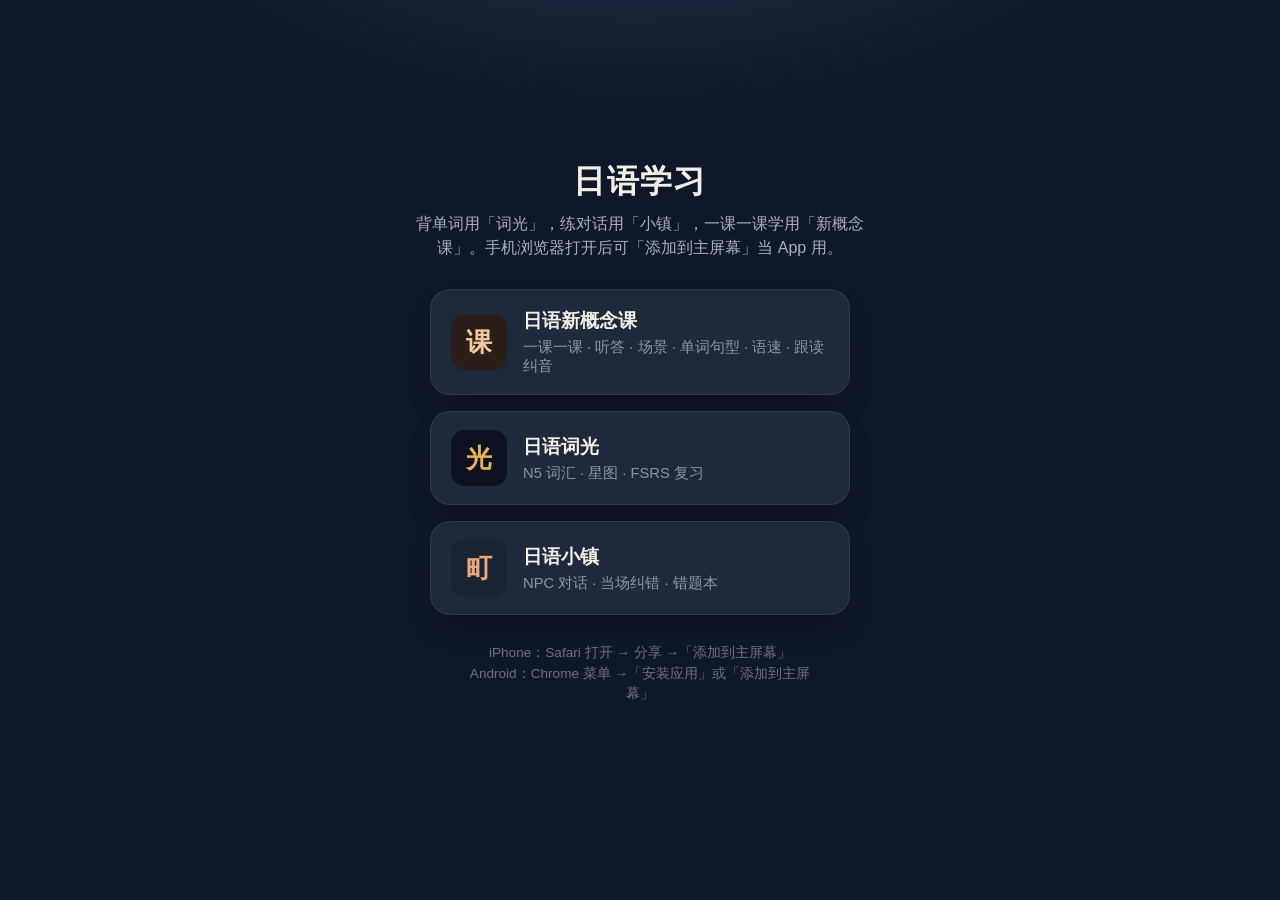
<file: index.html>
<!doctype html>
<html lang="zh-CN">
<head>
  <meta charset="UTF-8" />
  <meta name="viewport" content="width=device-width, initial-scale=1, viewport-fit=cover" />
  <meta name="theme-color" content="#0f172a" />
  <meta name="apple-mobile-web-app-capable" content="yes" />
  <meta name="apple-mobile-web-app-title" content="日语学习" />
  <title>日语学习 · 词光 &amp; 小镇 &amp; 新概念课</title>
  <style>
    :root { color-scheme: dark; }
    * { box-sizing: border-box; }
    html, body { margin: 0; min-height: 100%; }
    body {
      font-family: -apple-system, BlinkMacSystemFont, "PingFang SC", "Hiragino Sans GB", "Segoe UI", "Noto Sans SC", sans-serif;
      background: radial-gradient(900px 480px at 50% -20%, #2a3a55, #0f172a 60%);
      color: #f4efe6;
      padding: max(24px, env(safe-area-inset-top)) max(20px, env(safe-area-inset-right)) max(32px, env(safe-area-inset-bottom)) max(20px, env(safe-area-inset-left));
      display: flex; flex-direction: column; align-items: center; justify-content: center;
      min-height: 100dvh;
    }
    h1 { font-size: clamp(1.6rem, 5vw, 2rem); margin: 0 0 8px; letter-spacing: 0.04em; }
    p { color: #a8b0c0; margin: 0 0 28px; text-align: center; max-width: 28em; line-height: 1.55; }
    .cards { display: flex; flex-direction: column; gap: 16px; width: min(420px, 100%); }
    a.card {
      display: flex; align-items: center; gap: 16px;
      min-height: 88px; padding: 18px 20px;
      border-radius: 20px; text-decoration: none; color: inherit;
      background: #1e293b; border: 1px solid rgba(255,255,255,0.08);
      box-shadow: 0 16px 40px -24px rgba(0,0,0,0.7);
      -webkit-tap-highlight-color: transparent;
    }
    a.card:active { transform: scale(0.98); }
    .mark {
      width: 56px; height: 56px; border-radius: 14px;
      display: grid; place-items: center; font-size: 1.6rem; font-weight: 700; flex-shrink: 0;
    }
    .atlas .mark { background: #0D1120; color: #E8B65A; }
    .town .mark { background: #1a2332; color: #e8a87c; }
    .lessons .mark { background: #2a1f18; color: #f0c9a0; }
    .meta b { display: block; font-size: 1.2rem; margin-bottom: 4px; }
    .meta span { color: #8a95a8; font-size: 0.92rem; }
    .hint { margin-top: 28px; font-size: 0.85rem; color: #6b7280; text-align: center; line-height: 1.5; max-width: 26em; }
  </style>
</head>
<body>
  <h1>日语学习</h1>
  <p>背单词用「词光」，练对话用「小镇」，一课一课学用「新概念课」。手机浏览器打开后可「添加到主屏幕」当 App 用。</p>
  <div class="cards">
    <a class="card lessons" href="./lessons/">
      <span class="mark">课</span>
      <span class="meta"><b>日语新概念课</b><span>一课一课 · 听答 · 场景 · 单词句型 · 语速 · 跟读纠音</span></span>
    </a>
    <a class="card atlas" href="./atlas/">
      <span class="mark">光</span>
      <span class="meta"><b>日语词光</b><span>N5 词汇 · 星图 · FSRS 复习</span></span>
    </a>
    <a class="card town" href="./town/">
      <span class="mark">町</span>
      <span class="meta"><b>日语小镇</b><span>NPC 对话 · 当场纠错 · 错题本</span></span>
    </a>
  </div>
  <p class="hint">iPhone：Safari 打开 → 分享 →「添加到主屏幕」<br/>Android：Chrome 菜单 →「安装应用」或「添加到主屏幕」</p>
</body>
</html>
</file>
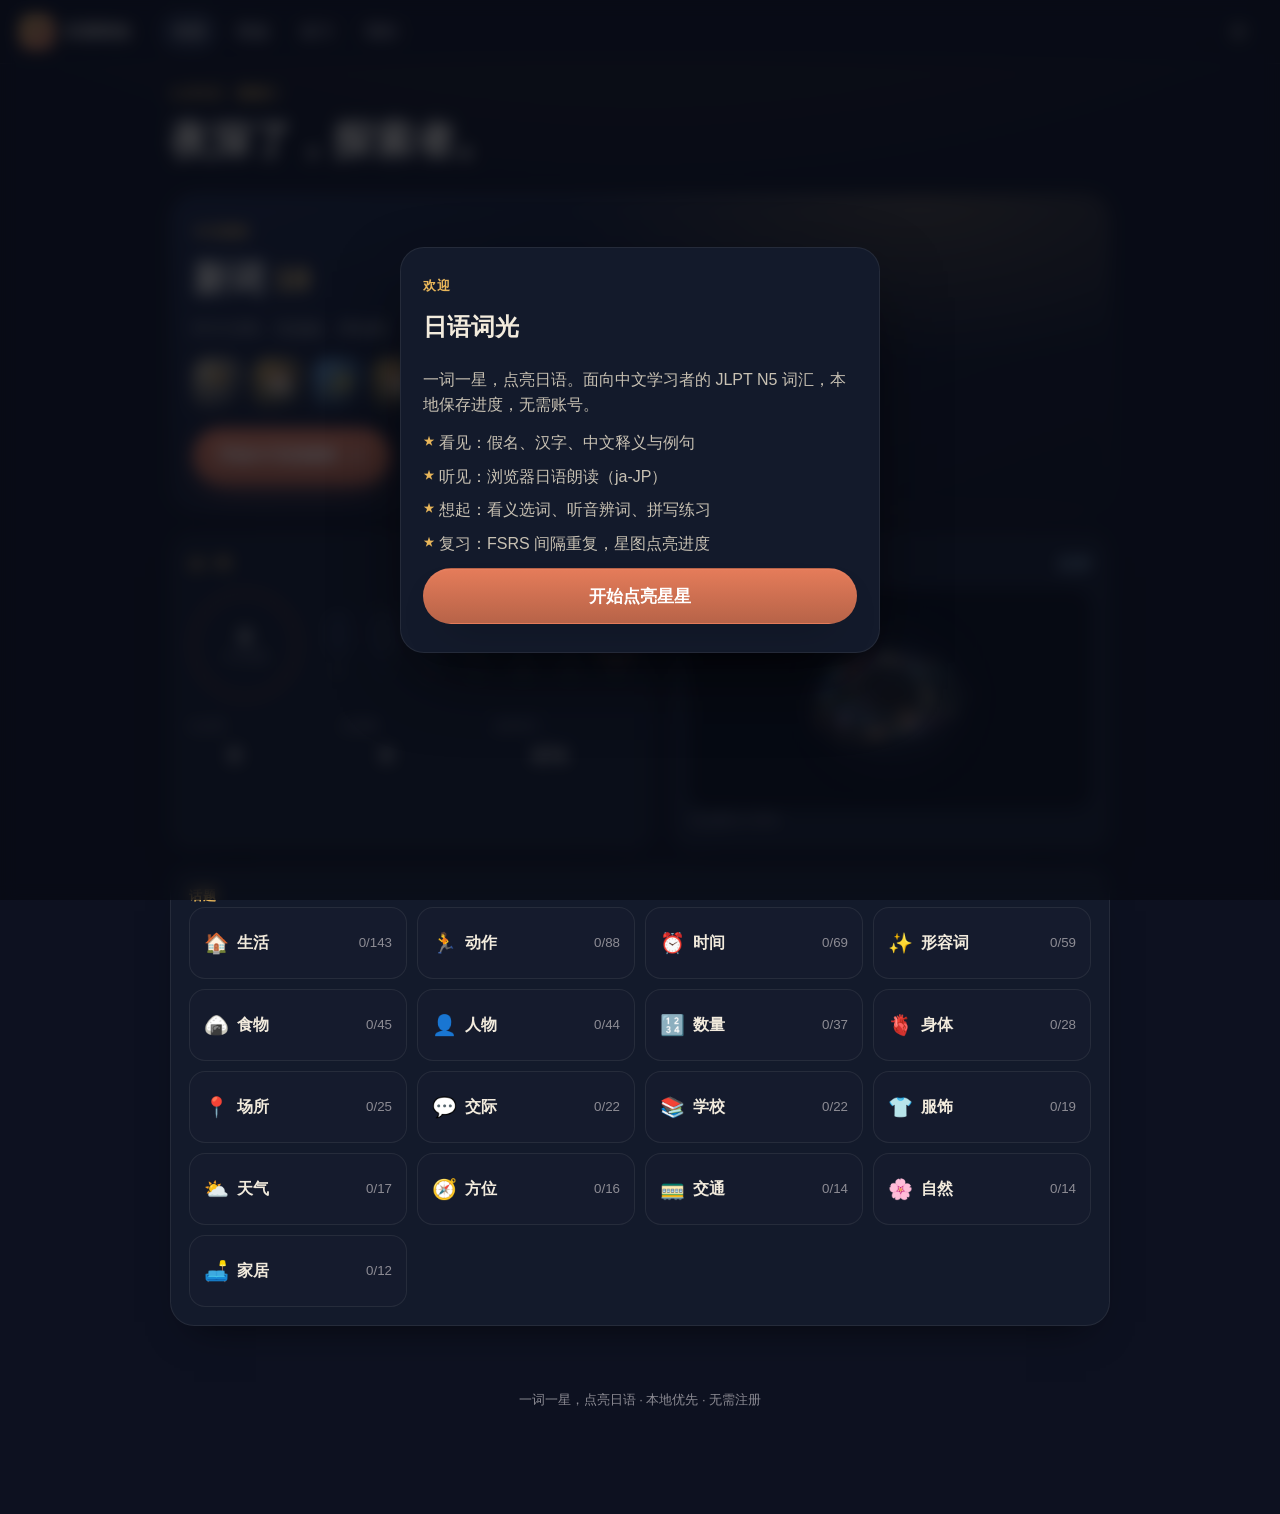
<file: atlas/index.html>
<!doctype html>
<html lang="zh-CN">
  <head>
    <meta charset="UTF-8" />
    <meta name="viewport" content="width=device-width, initial-scale=1, viewport-fit=cover, maximum-scale=1" />
    <meta name="theme-color" content="#0D1120" />
    <meta name="apple-mobile-web-app-capable" content="yes" />
    <meta name="apple-mobile-web-app-status-bar-style" content="black-translucent" />
    <meta name="apple-mobile-web-app-title" content="日语词光" />
    <meta name="mobile-web-app-capable" content="yes" />
    <title>日语词光 · 一词一星，点亮日语</title>
    <meta name="description" content="面向中文学习者的 JLPT N5 日语词汇图鉴。假名、中文释义、例句、词汇星图与 FSRS 复习。本地优先，无需注册。" />
    <link rel="manifest" href="./manifest.webmanifest" />
    <link rel="apple-touch-icon" href="./apple-touch-icon.png" />
    <link rel="icon" type="image/png" sizes="192x192" href="./icon-192.png" />
    <link rel="icon" href="data:image/svg+xml,%3Csvg xmlns='http://www.w3.org/2000/svg' viewBox='0 0 64 64'%3E%3Crect width='64' height='64' rx='14' fill='%230D1120'/%3E%3Ctext x='32' y='42' text-anchor='middle' font-size='32' fill='%23E8B65A'%3E光%3C/text%3E%3C/svg%3E" />
    <script>
      (function () {
        var t = "dark";
        try {
          var s = JSON.parse(localStorage.getItem("jp-word-atlas:settings") || "{}");
          if (s.theme) t = s.theme;
        } catch (e) {}
        if (t !== "system") document.documentElement.setAttribute("data-theme", t);
      })();
    </script>
    <script type="module" crossorigin src="./assets/index-CXu0dN6U.js"></script>
    <link rel="stylesheet" crossorigin href="./assets/index-DmWXXBXO.css">
  </head>
  <body>
    <div id="root"></div>
  </body>
</html>
</file>
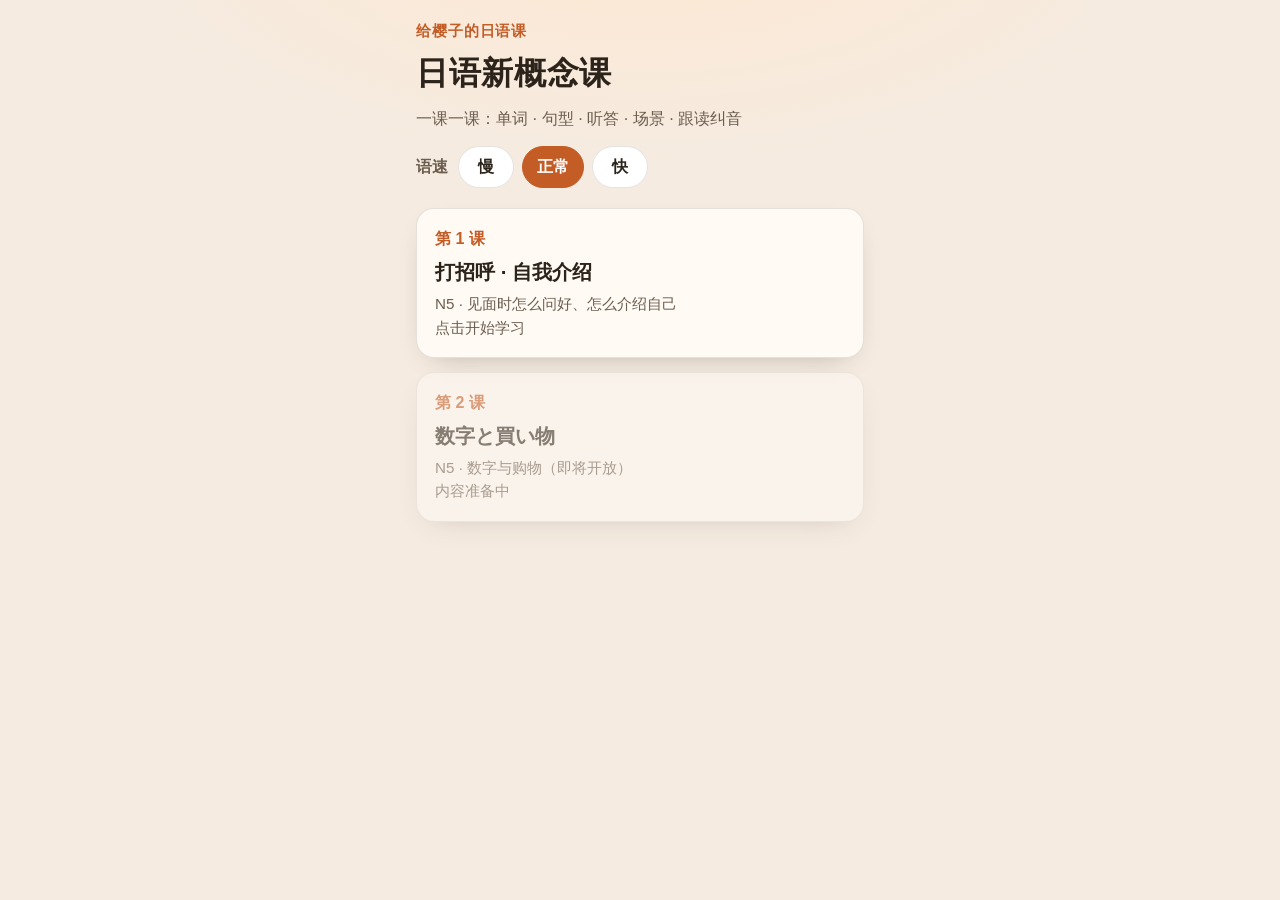
<file: lessons/index.html>
<!doctype html>
<html lang="zh-CN">
  <head>
    <meta charset="UTF-8" />
    <meta name="viewport" content="width=device-width, initial-scale=1.0, viewport-fit=cover, maximum-scale=1" />
    <meta name="theme-color" content="#f5ebe0" />
    <meta name="apple-mobile-web-app-capable" content="yes" />
    <meta name="apple-mobile-web-app-status-bar-style" content="default" />
    <meta name="apple-mobile-web-app-title" content="日语新概念课" />
    <meta name="mobile-web-app-capable" content="yes" />
    <meta name="description" content="一课一课学日语：单词、句型、听答、场景对话、跟读纠音。语速可调。" />
    <link rel="manifest" href="./manifest.webmanifest" />
    <title>日语新概念课</title>
    <link rel="icon" href="data:image/svg+xml,<svg xmlns='http://www.w3.org/2000/svg' viewBox='0 0 100 100'><text y='.9em' font-size='90'>📖</text></svg>" />
    <script type="module" crossorigin src="./assets/index-Bsv0ZW46.js"></script>
    <link rel="stylesheet" crossorigin href="./assets/index-D4_HoyDY.css">
  </head>
  <body>
    <div id="root"></div>
  </body>
</html>
</file>
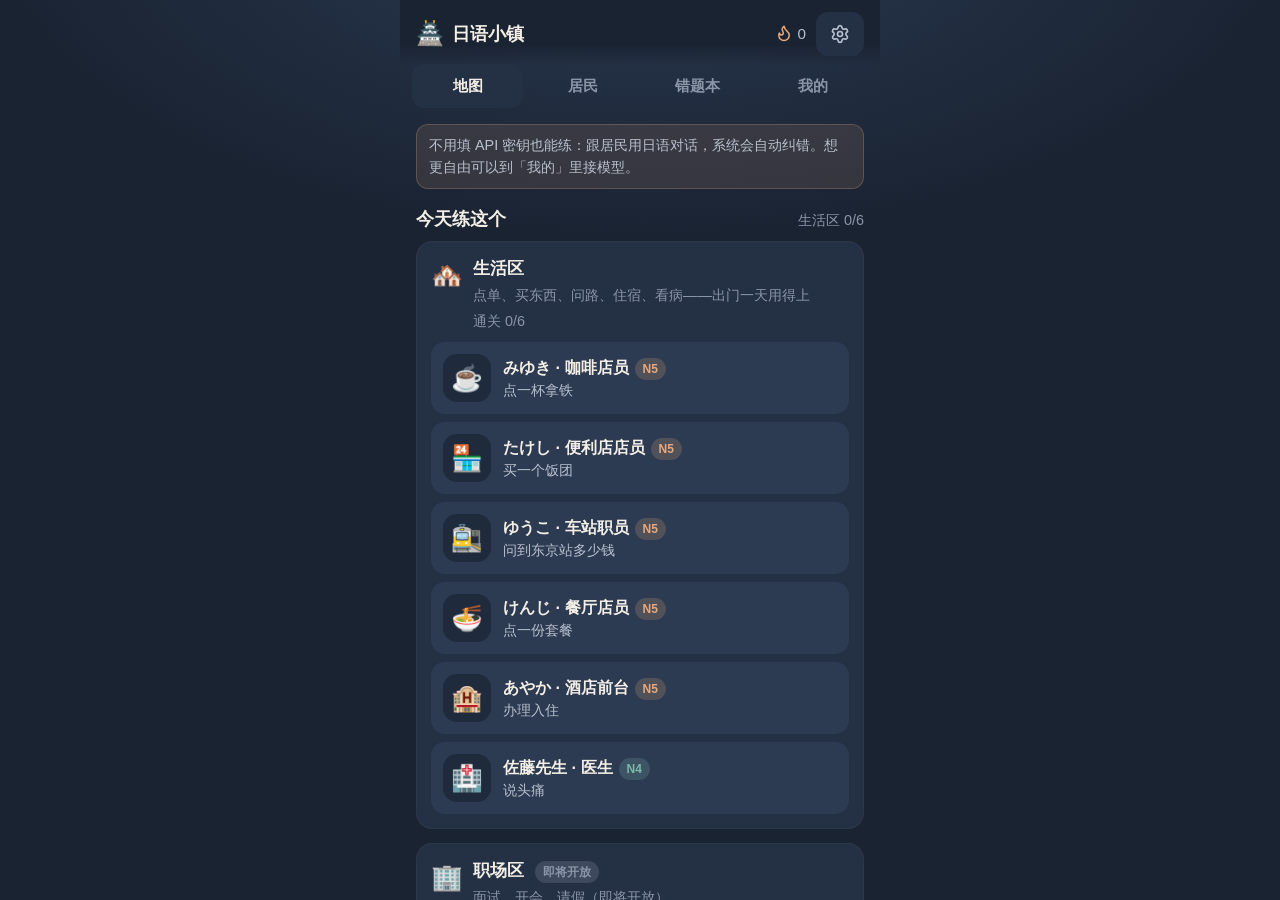
<file: town/index.html>
<!doctype html>
<html lang="zh-CN">
  <head>
    <meta charset="UTF-8" />
    <meta name="viewport" content="width=device-width, initial-scale=1.0, viewport-fit=cover, maximum-scale=1" />
    <meta name="theme-color" content="#1a2332" />
    <meta name="apple-mobile-web-app-capable" content="yes" />
    <meta name="apple-mobile-web-app-status-bar-style" content="black-translucent" />
    <meta name="apple-mobile-web-app-title" content="日语小镇" />
    <meta name="mobile-web-app-capable" content="yes" />
    <title>日语小镇 · Japanese Town</title>
    <meta name="description" content="与 NPC 用日语对话，当场纠错，错题本复习。生活区场景，本地可练。" />
    <link rel="manifest" href="./manifest.webmanifest" />
    <link rel="apple-touch-icon" href="./apple-touch-icon.png" />
    <link rel="icon" type="image/png" sizes="192x192" href="./icon-192.png" />
    <link rel="icon" href="data:image/svg+xml,<svg xmlns='http://www.w3.org/2000/svg' viewBox='0 0 100 100'><text y='.9em' font-size='90'>🏯</text></svg>" />
    <script type="module" crossorigin src="./assets/index-BFqMbqhH.js"></script>
    <link rel="stylesheet" crossorigin href="./assets/index-DzWBV28t.css">
  </head>
  <body>
    <div id="root"></div>
  </body>
</html>
</file>
<file: atlas/assets/index-DmWXXBXO.css>
:root{--paper:#f6f1e7;--paper-2:#eee7d9;--paper-3:#e4dac8;--card:#fffdf8;--card-2:#faf5ec;--ink:#1a2035;--ink-2:#434b65;--ink-3:#7a7d8a;--ink-4:#aba79f;--line:#1a20351a;--line-strong:#1a203526;--terra:#c4573a;--terra-ink:#a8432a;--terra-soft:#f5ddd1;--ochre:#cb922c;--ochre-soft:#f7e7c4;--sage:#6a8c63;--sky:#5f88a8;--glow:#ffc86e42;--mark:#d39a2f52;--shadow:0 1px 0 #ffffffb3 inset, 0 18px 40px -24px #1e264047;--shadow-lg:0 30px 80px -30px #141a2e73;--serif:"Songti SC", "STSong", "Noto Serif SC", "Source Han Serif SC", Georgia, serif;--sans:-apple-system, BlinkMacSystemFont, "PingFang SC", "Hiragino Sans GB", "Segoe UI", "Microsoft YaHei", "Noto Sans SC", Roboto, sans-serif;--r-sm:10px;--r:16px;--r-lg:24px;--ease:cubic-bezier(.2, .8, .2, 1);--top:64px;--tab:72px;--gutter:20px;--lightningcss-light:initial;--lightningcss-dark: ;color-scheme:light}@media (prefers-color-scheme:dark){:root:not([data-theme=light]){--lightningcss-light: ;--lightningcss-dark:initial;--lightningcss-light: ;--lightningcss-dark:initial;color-scheme:dark;--paper:#0d1120;--paper-2:#151b2d;--paper-3:#1e263b;--card:#131a2b;--card-2:#19213a;--ink:#f2ebdd;--ink-2:#c8c1b3;--ink-3:#8d8c94;--ink-4:#5f6372;--line:#f2ebdd14;--line-strong:#f2ebdd24;--terra:#e57c5a;--terra-ink:#f29a7b;--terra-soft:#e57c5a29;--ochre:#e8b65a;--ochre-soft:#e8b65a26;--sage:#97b88e;--sky:#8fb2cc;--glow:#e8b65a24;--mark:#e8b65a47;--shadow:0 1px 0 #ffffff0a inset, 0 20px 40px -24px #000000b3;--shadow-lg:0 30px 80px -20px #000000bf}}:root[data-theme=dark]{--paper:#0d1120;--paper-2:#151b2d;--paper-3:#1e263b;--card:#131a2b;--card-2:#19213a;--ink:#f2ebdd;--ink-2:#c8c1b3;--ink-3:#8d8c94;--ink-4:#5f6372;--line:#f2ebdd14;--line-strong:#f2ebdd24;--terra:#e57c5a;--terra-ink:#f29a7b;--terra-soft:#e57c5a29;--ochre:#e8b65a;--ochre-soft:#e8b65a26;--sage:#97b88e;--sky:#8fb2cc;--glow:#e8b65a24;--mark:#e8b65a47;--shadow:0 1px 0 #ffffff0a inset, 0 20px 40px -24px #000000b3;--shadow-lg:0 30px 80px -20px #000000bf;--lightningcss-light: ;--lightningcss-dark:initial;color-scheme:dark}*,:before,:after{box-sizing:border-box}html{-webkit-text-size-adjust:100%}html.is-locked{overflow:hidden}body{background:radial-gradient(1200px 560px at 50% -220px, var(--glow), transparent 72%) no-repeat, var(--paper);min-height:100dvh;color:var(--ink);font:400 16px/1.6 var(--sans);-webkit-font-smoothing:antialiased;margin:0}#root{z-index:1;position:relative}button,input,select,textarea{font:inherit;color:inherit}button{cursor:pointer;-webkit-tap-highlight-color:transparent;background:0 0;border:0;padding:0}button:disabled{cursor:default;opacity:.45}a{color:inherit;text-decoration:none}:focus-visible{outline:2px solid var(--terra);outline-offset:3px;border-radius:8px}::selection{background:var(--mark)}h1,h2,h3,p{margin:0}ul,ol,dl{margin:0;padding:0;list-style:none}.app{min-height:100dvh;padding-bottom:calc(var(--tab) + env(safe-area-inset-bottom))}.app.is-focus{padding-bottom:0}.topbar{z-index:40;height:var(--top);padding:0 var(--gutter);-webkit-backdrop-filter:blur(14px);backdrop-filter:blur(14px);background:color-mix(in srgb, var(--paper) 82%, transparent);border-bottom:1px solid var(--line);align-items:center;gap:16px;display:flex;position:sticky;top:0}.topbar-logo{align-items:center;gap:10px;font-weight:700;display:flex}.logo-mark{background:linear-gradient(145deg, var(--ochre), var(--terra));color:#1a2035;width:34px;height:34px;font-family:var(--serif);border-radius:10px;place-items:center;display:grid}.logo-text{letter-spacing:.04em}.topnav{gap:4px;margin-left:12px;display:none}.topnav a{color:var(--ink-3);border-radius:999px;padding:8px 14px;font-weight:600}.topnav a.is-on{background:var(--paper-3);color:var(--ink)}.topbar-tools{gap:8px;margin-left:auto;display:flex}.main{width:min(980px,100%);padding:20px var(--gutter) 40px;margin:0 auto}.footer{text-align:center;color:var(--ink-3);padding:24px;font-size:13px;display:none}.tabbar{z-index:40;height:calc(var(--tab) + env(safe-area-inset-bottom));padding:8px 12px env(safe-area-inset-bottom);background:color-mix(in srgb, var(--paper) 90%, transparent);-webkit-backdrop-filter:blur(16px);backdrop-filter:blur(16px);border-top:1px solid var(--line);grid-template-columns:repeat(4,1fr);display:grid;position:fixed;bottom:0;left:0;right:0}.tabbar a{color:var(--ink-3);border-radius:14px;flex-direction:column;justify-content:center;align-items:center;gap:2px;min-height:52px;font-size:12px;font-weight:600;display:flex}.tabbar a.is-on{color:var(--terra-ink);background:var(--terra-soft)}.page{gap:20px;display:grid}.greet .eyebrow,.eyebrow{color:var(--ochre);letter-spacing:.08em;text-transform:none;font-size:13px;font-weight:700}.display{font-family:var(--serif);letter-spacing:.02em;margin-top:4px;font-size:clamp(28px,6vw,40px);font-weight:600}.lede{color:var(--ink-2);max-width:36em;margin-top:8px}.muted{color:var(--ink-3);font-size:14px}.center{text-align:center}.btn{border:1px solid var(--line-strong);background:var(--card);min-height:48px;box-shadow:var(--shadow);border-radius:999px;justify-content:center;align-items:center;gap:8px;padding:0 18px;font-weight:700;display:inline-flex}.btn-primary{background:linear-gradient(180deg, var(--terra), color-mix(in srgb, var(--terra) 80%, #000));color:#fff;border-color:#0000}.btn-xl{min-height:56px;padding:0 24px;font-size:17px}.btn-glass{background:color-mix(in srgb, var(--card) 70%, transparent)}.btn.danger{color:#e57373}.icon-btn{width:44px;height:44px;color:var(--ink-2);background:0 0;border-radius:12px;place-items:center;display:grid}.icon-btn.is-on{color:var(--ochre);background:var(--ochre-soft)}.link{color:var(--sky);background:0 0;border:0;font-weight:600}.panel{background:var(--card);border:1px solid var(--line);border-radius:var(--r-lg);box-shadow:var(--shadow);padding:18px}.panel-head{justify-content:space-between;align-items:center;margin-bottom:12px;display:flex}.journey{color:#f2ebdd;background:radial-gradient(600px 280px at 80% 0,#e8b65a38,#0000 60%),linear-gradient(160deg,#1a2440,#12182a 55%,#0d1120);border:1px solid #ffffff0f;border-radius:28px;padding:28px 22px;position:relative;overflow:hidden}.journey .eyebrow-light{color:#e8b65a}.journey h2{font-family:var(--serif);margin:8px 0;font-size:clamp(26px,5vw,36px)}.journey h2 b{color:#ffd27a}.journey-lede{color:#f2ebddbf}.journey-actions{flex-wrap:wrap;gap:10px;margin-top:18px;display:flex}.journey .btn-primary{box-shadow:0 10px 30px -12px #e57c5acc}.journey .btn-glass{color:#f2ebdd;background:#ffffff14;border-color:#ffffff1f}.teaser{color:#f2ebddb3;flex-wrap:wrap;align-items:center;gap:8px;margin-top:16px;font-size:13px;display:flex}.teaser-item{border-radius:14px;width:52px;height:52px;overflow:hidden}.today-grid{gap:16px;display:grid}.streak{color:var(--ink-3);align-items:center;gap:6px;font-weight:700;display:inline-flex}.streak.is-on{color:var(--terra)}.streak-body{align-items:center;gap:18px;display:flex}.week{flex:1;justify-content:space-between;gap:8px;display:flex}.week li{color:var(--ink-3);flex:1;justify-items:center;gap:6px;font-size:12px;display:grid}.week span{background:linear-gradient(180deg, transparent calc(100% - var(--h,0) * 100%), var(--ochre));background-color:var(--paper-3);border-radius:999px;width:100%;max-width:28px;height:48px;display:block}.week .is-on small{color:var(--ink);font-weight:700}.week .is-today span{outline:2px solid var(--terra);outline-offset:2px}.mini-stats{grid-template-columns:repeat(3,1fr);gap:10px;margin-top:16px;display:grid}.mini-stats dt{color:var(--ink-3);font-size:12px}.mini-stats dd{font-size:22px;font-weight:700;font-family:var(--serif)}.ring{color:var(--terra);position:relative}.ring svg{display:block}.ring-label{text-align:center;color:var(--ink);place-content:center;display:grid;position:absolute;inset:0}.ring-label b{font-size:22px;line-height:1}.ring-label small{color:var(--ink-3);font-size:11px}.topic-grid{grid-template-columns:repeat(2,1fr);gap:10px;display:grid}.topic-grid button,.practice-card{text-align:left;background:var(--paper-2);border:1px solid var(--line);border-radius:16px;width:100%;min-height:72px;padding:14px}.topic-grid button{grid-template-columns:auto 1fr auto;align-items:center;gap:8px;display:grid}.topic-emoji{font-size:20px}.topic-name{font-weight:700}.topic-grid small{color:var(--ink-3)}.galaxy{background:#070b16;border-radius:20px;width:100%;height:360px;position:relative;overflow:hidden}.galaxy.mini,.galaxy-mini{height:220px}.galaxy canvas{touch-action:none;cursor:grab;width:100%;height:100%;display:block}.galaxy-tip{pointer-events:none;color:#f2ebdd;text-align:center;background:#131a2beb;border:1px solid #ffffff1a;border-radius:12px;gap:2px;min-width:120px;padding:8px 10px;font-size:13px;display:grid;position:absolute;transform:translate(-50%,-120%)}.galaxy-tip b{font-size:16px}.atlas-galaxy .galaxy{height:min(70vh,560px)}.word-art{background:linear-gradient(145deg, color-mix(in srgb, var(--art) 35%, #151b2d), #12182a);border-radius:16px;place-items:center;width:100%;height:100%;min-height:52px;display:grid;position:relative;overflow:hidden}.word-art.is-large{border-radius:24px;min-height:180px}.word-art-glow{background:radial-gradient(circle at 30% 30%, color-mix(in srgb, var(--art) 55%, transparent), transparent 60%);position:absolute;inset:-20%}.word-art-emoji{filter:drop-shadow(0 6px 12px #00000059);font-size:28px;position:relative}.word-art.is-large .word-art-emoji{font-size:56px}.word-art-kana{opacity:.35;color:#fff;font-size:11px;font-family:var(--serif);position:absolute;bottom:4px;right:8px}.word-art.is-large .word-art-kana{font-size:18px;bottom:10px;right:14px}.chip{background:var(--paper-2);color:var(--ink-2);border-radius:999px;align-items:center;gap:4px;padding:4px 10px;font-size:12px;font-weight:700;display:inline-flex}.chip-level{background:var(--ochre-soft);color:var(--ochre)}.chip-status.is-done{background:var(--sage);color:#0d1120}.entry{gap:16px;display:grid}.entry-head{justify-content:space-between;align-items:flex-start;gap:8px;display:flex}.entry-tags{flex-wrap:wrap;gap:6px;display:flex}.specimen{color:var(--ink-4);letter-spacing:.08em;font-size:12px}.headword{font-family:var(--serif);font-size:clamp(34px,8vw,48px);line-height:1.15}.reading-row{flex-wrap:wrap;align-items:center;gap:10px;margin:8px 0 12px;display:flex}.reading{color:var(--ink-2);font-size:18px}.romaji{color:var(--ink-3);font-size:14px}.senses{gap:8px;display:grid}.senses li{align-items:baseline;gap:10px;font-size:17px;display:flex}.senses em{color:var(--ochre);min-width:2.5em;font-size:12px;font-style:normal;font-weight:700}.examples{gap:12px;margin-top:16px;display:grid}.example{background:var(--paper-2);border:1px solid var(--line);border-radius:14px;padding:12px 14px}.example-jp{flex-wrap:wrap;align-items:center;gap:8px;font-size:17px;display:flex}.example figcaption{color:var(--ink-3);margin-top:4px;font-size:14px}.srs-meta{color:var(--ink-3);margin-top:12px;font-size:13px}.sense-big{font-size:24px;font-weight:700}.speak-btn{background:var(--paper-2);border:1px solid var(--line);min-height:40px;color:var(--ink-2);border-radius:999px;align-items:center;gap:6px;padding:0 12px;font-weight:600;display:inline-flex}.speak-inline{min-height:32px;padding:0 8px}.sheet-root{z-index:60;align-items:end;display:grid;position:fixed;inset:0}.sheet-backdrop{background:#00000073;border:0;position:absolute;inset:0}.sheet{background:var(--card);max-height:min(92dvh,900px);box-shadow:var(--shadow-lg);border-radius:24px 24px 0 0;width:min(720px,100%);margin:0 auto;padding:20px 18px 28px;position:relative;overflow:auto}.sheet-close{position:absolute;top:12px;right:12px}.sheet-nav{color:var(--ink-3);justify-content:space-between;align-items:center;margin-top:16px;display:flex}.onboard{z-index:70;-webkit-backdrop-filter:blur(8px);backdrop-filter:blur(8px);background:#080a12b8;place-items:center;padding:20px;display:grid;position:fixed;inset:0}.onboard-card{background:var(--card);border:1px solid var(--line);width:min(480px,100%);box-shadow:var(--shadow-lg);border-radius:24px;gap:12px;padding:28px 22px;display:grid}.onboard-card ul{color:var(--ink-2);gap:8px;display:grid}.onboard-card li{padding-left:1em;position:relative}.onboard-card li:before{content:"★";color:var(--ochre);font-size:12px;position:absolute;top:2px;left:0}.learn{grid-template-rows:auto 1fr;min-height:100dvh;display:grid}.learn-top{padding:12px var(--gutter);background:color-mix(in srgb, var(--paper) 88%, transparent);-webkit-backdrop-filter:blur(10px);backdrop-filter:blur(10px);z-index:5;align-items:center;gap:12px;display:flex;position:sticky;top:0}.learn-progress{background:var(--paper-3);border-radius:999px;flex:1;height:8px;overflow:hidden}.learn-progress span{background:linear-gradient(90deg, var(--ochre), var(--terra));height:100%;display:block}.learn-count{color:var(--ink-2);text-align:right;min-width:3.5em;font-weight:700}.learn-count small{color:var(--ink-3);font-weight:500}.learn-stage{padding:12px var(--gutter) 40px;width:min(720px,100%);margin:0 auto}.learn-loading{place-items:center;min-height:100dvh;display:grid}.stage-label{color:var(--ink-3);align-items:center;gap:8px;margin-bottom:16px;font-weight:700;display:flex}.dot{background:var(--ink-4);border-radius:50%;width:8px;height:8px}.dot-new{background:var(--ochre)}.dot-review{background:var(--sky)}.dot-retry{background:var(--terra)}.learn-actions{justify-content:center;margin-top:24px;display:flex}.spinner{border:3px solid var(--line-strong);border-top-color:var(--ochre);border-radius:50%;width:28px;height:28px;animation:.8s linear infinite spin}@keyframes spin{to{transform:rotate(360deg)}}.quiz{gap:18px;display:grid}.prompt{text-align:center;justify-items:center;gap:12px;display:grid}.prompt-word .word-art{width:min(240px,70vw)}.listen-orb{color:#f2ebdd;background:radial-gradient(circle at 30% 30%,#e8b65a59,#1e2846e6);border:1px solid #ffffff14;border-radius:50%;place-items:center;width:120px;height:120px;display:grid;box-shadow:0 20px 50px -24px #000000b3}.options{gap:10px;display:grid}.option{text-align:left;background:var(--card);border:1px solid var(--line);width:100%;min-height:56px;box-shadow:var(--shadow);border-radius:16px;align-items:center;gap:12px;padding:12px 14px;font-size:17px;font-weight:600;display:flex}.option kbd{background:var(--paper-2);width:28px;height:28px;color:var(--ink-3);border:1px solid var(--line);border-radius:8px;place-items:center;font-size:13px;display:grid}.option.is-answer{border-color:var(--sage);background:color-mix(in srgb, var(--sage) 18%, var(--card))}.option.is-chosen{border-color:var(--terra);background:var(--terra-soft)}.option.is-dim{opacity:.45}.option-mark{margin-left:auto}.feedback{background:var(--card);border:1px solid var(--line);box-shadow:var(--shadow-lg);text-align:center;border-radius:20px;justify-items:center;gap:12px;margin-top:8px;padding:16px;display:grid;position:sticky;bottom:12px}.feedback.is-right{border-color:color-mix(in srgb, var(--sage) 50%, var(--line))}.feedback.is-wrong{border-color:color-mix(in srgb, var(--terra) 50%, var(--line))}.feedback h3{font-family:var(--serif);font-size:28px}.spell-form{gap:12px;width:min(420px,100%);margin:0 auto;display:grid}.spell-form input,.search-field input,.settings select,.settings input[type=range]{background:var(--paper-2);border:1px solid var(--line-strong);width:100%;min-height:52px;color:var(--ink);border-radius:14px;padding:0 14px}.spell-actions{flex-wrap:wrap;justify-content:center;gap:10px;display:flex}.spell-hint{color:var(--ochre);letter-spacing:.2em;font-weight:700}.summary{text-align:center;justify-items:center;gap:18px;width:min(560px,100%);margin:0 auto;padding:40px 16px;display:grid}.summary .galaxy{width:100%}.practice-grid{gap:12px;display:grid}.practice-card h3{margin-bottom:4px;font-size:18px}.practice-card p{color:var(--ink-3);font-size:14px}.drill{justify-items:start;gap:12px;display:grid}.drill-msg{color:var(--ochre);font-weight:700}.atlas-toolbar{gap:12px;display:grid}.search-field{background:var(--card);border:1px solid var(--line);border-radius:16px;align-items:center;gap:8px;min-height:52px;padding:0 12px;display:flex}.search-field input{background:0 0;border:0;outline:none;min-height:48px;padding:0}.seg{background:var(--paper-2);border-radius:999px;gap:4px;width:fit-content;padding:4px;display:inline-flex}.seg button{min-height:40px;color:var(--ink-3);border-radius:999px;padding:0 16px;font-weight:700}.seg button.is-on{background:var(--card);color:var(--ink);box-shadow:var(--shadow)}.topic-chips{gap:8px;padding-bottom:4px;display:flex;overflow-x:auto}.topic-chips button{background:var(--paper-2);border:1px solid var(--line);min-height:40px;color:var(--ink-2);border-radius:999px;flex:none;padding:0 14px;font-weight:600}.topic-chips button.is-on{background:var(--terra-soft);color:var(--terra-ink);border-color:#0000}.word-list{gap:8px;display:grid}.word-row{background:var(--card);border:1px solid var(--line);text-align:left;border-radius:16px;grid-template-columns:56px 1fr auto;align-items:center;gap:12px;width:100%;padding:10px;display:grid}.word-row b{font-size:20px;font-family:var(--serif);display:block}.word-row .reading{color:var(--ink-2);margin-right:8px}.word-row small{color:var(--ink-3);display:block}.word-row.is-lit{box-shadow:inset 0 0 0 1px color-mix(in srgb, var(--ochre) 40%, transparent)}.settings{gap:14px;display:grid}.setting-row{grid-template-columns:1fr auto;align-items:center;gap:10px;display:grid}.setting-row span{font-weight:600}.setting-row input[type=checkbox]{width:22px;height:22px}.setting-row input[type=range]{grid-column:1/-1;min-height:28px}.setting-row b{color:var(--ochre)}@media (width>=840px){.topnav{display:flex}.tabbar{display:none}.app{padding-bottom:0}.footer{display:block}.today-grid{grid-template-columns:1.1fr 1fr}.topics-panel{grid-column:1/-1}.topic-grid{grid-template-columns:repeat(4,1fr)}.practice-grid{grid-template-columns:repeat(2,1fr)}.sheet{border-radius:24px;margin-bottom:24px}.sheet-root{align-items:center;padding:24px}.atlas-toolbar{grid-template-columns:1fr auto;align-items:center}}@media (width<=480px){body{font-size:17px}.btn,.option,.word-row,.practice-card,.topic-grid button{min-height:56px}.headword{font-size:40px}}html,body{max-width:100%;overflow-x:hidden}body{padding-top:env(safe-area-inset-top);padding-left:env(safe-area-inset-left);padding-right:env(safe-area-inset-right)}.topbar{padding-top:env(safe-area-inset-top);height:calc(var(--top) + env(safe-area-inset-top));padding-left:max(var(--gutter), env(safe-area-inset-left));padding-right:max(var(--gutter), env(safe-area-inset-right))}.tabbar{padding-left:max(12px, env(safe-area-inset-left));padding-right:max(12px, env(safe-area-inset-right));padding-bottom:max(8px, env(safe-area-inset-bottom));height:auto;min-height:calc(var(--tab) + env(safe-area-inset-bottom))}.tabbar a,.seg button,.topic-chips button,.chip,.icon-btn{min-width:44px;min-height:44px}.main{padding-left:max(var(--gutter), env(safe-area-inset-left));padding-right:max(var(--gutter), env(safe-area-inset-right))}.topic-chips{-webkit-overflow-scrolling:touch;scrollbar-width:none}.topic-chips::-webkit-scrollbar{display:none}@supports (padding:max(0px)){.app{padding-bottom:calc(var(--tab) + max(env(safe-area-inset-bottom), 8px))}.app.is-focus{padding-bottom:env(safe-area-inset-bottom)}}
</file>
<file: lessons/assets/index-D4_HoyDY.css>
:root{--lightningcss-light:initial;--lightningcss-dark: ;color-scheme:light;--bg:#f5ebe0;--bg-card:#fffaf4;--ink:#2c241b;--muted:#6b5d4f;--accent:#c45c26;--accent-soft:#f0d5c0;--ok:#2f6b3a;--ok-bg:#e5f3e8;--bad:#a33a2c;--bad-bg:#f8e6e3;--npc:#3d5a80;--you:#c45c26;--border:#2c241b1f;--shadow:0 10px 28px -18px #2c241b73;--radius:18px;--font:-apple-system, BlinkMacSystemFont, "PingFang SC", "Hiragino Sans GB", "Noto Sans SC", "Segoe UI", sans-serif}*{box-sizing:border-box}html,body,#root{min-height:100%;margin:0}body{font-family:var(--font);background:radial-gradient(900px 420px at 50% -10%, #ffe8d2, transparent 60%), var(--bg);color:var(--ink);-webkit-tap-highlight-color:transparent;line-height:1.55}button{font:inherit;color:inherit;cursor:pointer}ul{margin:0;padding:0;list-style:none}.page{max-width:480px;padding:max(20px, env(safe-area-inset-top)) max(16px, env(safe-area-inset-right)) max(32px, env(safe-area-inset-bottom)) max(16px, env(safe-area-inset-left));margin:0 auto}.hero,.section-hero{margin-bottom:20px}.section-hero.compact h1{margin:0 0 8px;font-size:1.45rem}.eyebrow{color:var(--accent);letter-spacing:.06em;margin:0 0 6px;font-size:.92rem;font-weight:700}h1{letter-spacing:.02em;margin:0 0 8px;font-size:clamp(1.7rem,5.5vw,2rem)}.sub{color:var(--muted);margin:0 0 14px;font-size:1.02rem}.sub.jp{font-size:1.05rem}.speed-control{flex-wrap:wrap;align-items:center;gap:10px;margin-top:8px;display:flex}.speed-label{color:var(--muted);font-weight:600}.speed-btns{gap:8px;display:flex}.speed-btn{border:1px solid var(--border);background:#fff;border-radius:999px;min-width:56px;min-height:42px;padding:8px 14px;font-size:1rem;font-weight:600}.speed-btn.active{background:var(--accent);color:#fff;border-color:var(--accent)}.back-btn{color:var(--accent);background:0 0;border:none;padding:6px 0 14px;font-size:1.05rem;font-weight:700}.lesson-cards,.section-cards{flex-direction:column;gap:14px;display:flex}.lesson-card,.section-card{text-align:left;background:var(--bg-card);border:1px solid var(--border);border-radius:var(--radius);width:100%;box-shadow:var(--shadow);min-height:88px;padding:18px}.lesson-card:active,.section-card:active,.option-btn:active,.primary-btn:active{transform:scale(.985)}.lesson-card.locked,.section-card.locked{opacity:.55;cursor:not-allowed}.lesson-card .num{color:var(--accent);margin-bottom:4px;font-weight:700;display:block}.lesson-card .title{margin-bottom:4px;font-size:1.28rem;font-weight:700;display:block}.lesson-card .meta,.lesson-card .progress{color:var(--muted);font-size:.95rem;display:block}.section-card{align-items:center;gap:14px;display:flex}.section-card .emoji{background:var(--accent-soft);border-radius:14px;flex-shrink:0;place-items:center;width:52px;height:52px;font-size:1.8rem;display:grid}.section-card .body{flex-direction:column;gap:2px;display:flex}.section-card .body b{font-size:1.15rem}.section-card .body span{color:var(--muted);font-size:.95rem}.word-list,.pattern-list{flex-direction:column;gap:12px;margin-bottom:20px;display:flex}.word-card,.pattern-card{background:var(--bg-card);border:1px solid var(--border);border-radius:var(--radius);box-shadow:var(--shadow);justify-content:space-between;align-items:center;gap:12px;padding:14px 16px;display:flex}.word-main{flex-direction:column;gap:2px;min-width:0;display:flex}.word-main .jp,.pattern-card .jp,.big-jp,.bubble .jp,.feedback .jp{word-break:break-word;font-size:1.35rem;font-weight:700}.kana{color:var(--muted);font-size:.98rem}.zh{color:var(--ink);font-size:1.02rem}.pattern-card{flex-direction:column;align-items:stretch}.pattern-name{color:var(--accent);margin-bottom:4px;font-size:1.25rem;font-weight:800}.example-row{border-top:1px dashed var(--border);justify-content:space-between;align-items:center;gap:10px;margin-top:8px;padding-top:8px;display:flex}.speak-btn{border:1px solid var(--border);white-space:nowrap;background:#fff;border-radius:999px;min-height:44px;padding:10px 14px;font-weight:700}.speak-btn.large{min-height:52px;padding:14px 20px;font-size:1.1rem}.primary-btn,.secondary-btn{border:none;border-radius:14px;width:100%;min-height:52px;margin-top:12px;font-size:1.1rem;font-weight:700;display:block}.primary-btn{background:var(--accent);color:#fff}.primary-btn:disabled{opacity:.6}.secondary-btn{border:1px solid var(--border);color:var(--ink);background:#fff}.primary-btn.mic{background:#2c241b}.qa-prompt{background:var(--bg-card);border-radius:var(--radius);border:1px solid var(--border);text-align:center;box-shadow:var(--shadow);margin-bottom:16px;padding:20px}.hint{color:var(--muted);margin:0 0 12px;font-weight:600}.linkish{color:var(--muted);background:0 0;border:none;margin-top:8px;font-size:.9rem;display:block}.option-list{flex-direction:column;gap:10px;display:flex}.option-btn{text-align:left;border:2px solid var(--border);background:#fff;border-radius:14px;flex-direction:column;gap:4px;width:100%;min-height:56px;padding:14px 16px;font-size:1.08rem;font-weight:600;display:flex}.option-btn .jp{font-size:1.15rem}.option-btn .zh{color:var(--muted);font-size:.95rem;font-weight:500}.option-btn.correct{border-color:var(--ok);background:var(--ok-bg)}.option-btn.wrong{border-color:var(--bad);background:var(--bad-bg)}.feedback{border-radius:var(--radius);margin-top:16px;padding:16px}.feedback.ok{background:var(--ok-bg)}.feedback.bad{background:var(--bad-bg)}.feedback .explain{color:var(--muted)}.result-card{background:var(--bg-card);border:1px solid var(--border);border-radius:var(--radius);box-shadow:var(--shadow);text-align:center;padding:20px}.result-card .big{margin:0 0 8px;font-size:1.5rem;font-weight:800}.result-card .score{color:var(--accent);font-size:1.4rem;font-weight:800}.chat-log{flex-direction:column;gap:12px;min-height:120px;margin-bottom:16px;display:flex}.bubble{border-radius:16px;max-width:92%;padding:12px 14px;position:relative}.bubble.npc{background:#e8eef5;border:1px solid #3d5a8033;align-self:flex-start}.bubble.you{background:var(--accent-soft);border:1px solid #c45c2640;align-self:flex-end}.bubble .who{color:var(--muted);margin-bottom:2px;font-size:.85rem;font-weight:700}.mini-speak{background:0 0;border:none;font-size:1.1rem;position:absolute;top:8px;right:8px}.choice-panel{margin-top:8px}.feedback-inline{color:var(--bad);font-weight:700}.shadow-card{background:var(--bg-card);border:1px solid var(--border);border-radius:var(--radius);text-align:center;box-shadow:var(--shadow);margin-bottom:14px;padding:22px 18px}.shadow-card .big-jp{margin-bottom:6px;font-size:1.7rem}.nav-row{grid-template-columns:1fr 1fr;gap:10px;margin-top:8px;display:grid}.nav-row .primary-btn,.nav-row .secondary-btn{margin-top:0}.warn{color:#6b5500;background:#fff3cd;border:1px solid #e6d59a;border-radius:12px;padding:12px 14px;font-size:.95rem}.empty{color:var(--muted);padding:24px 0;font-size:1.1rem}.tip{color:var(--muted)}
</file>
<file: town/assets/index-DzWBV28t.css>
:root{--bg:#1a2332;--bg-elev:#243044;--bg-card:#2c3b52;--bg-soft:#e8e0d4;--ink:#f4efe6;--ink-dim:#b8c0ce;--ink-mute:#8a95a8;--accent:#e8a87c;--accent-2:#7eb8a8;--danger:#e07a7a;--ok:#7ec8a0;--user-bubble:#3d6b5a;--npc-bubble:#334155;--radius:16px;--font:"Segoe UI", "PingFang SC", "Hiragino Sans GB", "Noto Sans SC", "Microsoft YaHei", sans-serif;--tap:48px;--lightningcss-light: ;--lightningcss-dark:initial;color-scheme:dark}*{box-sizing:border-box}html,body,#root{height:100%;min-height:100%;margin:0}body{font-family:var(--font);background:radial-gradient(1200px 600px at 50% -10%, #2a3a52 0%, var(--bg) 55%);color:var(--ink);-webkit-font-smoothing:antialiased;line-height:1.5}button,input,textarea{font:inherit}button{cursor:pointer;color:inherit;background:0 0;border:none}a{color:var(--accent)}.app{flex-direction:column;max-width:480px;height:100%;min-height:100%;margin:0 auto;display:flex;position:relative}.topbar{z-index:20;background:linear-gradient(180deg, var(--bg) 70%, transparent);justify-content:space-between;align-items:center;gap:8px;padding:12px 16px 8px;display:flex;position:sticky;top:0}.brand{align-items:center;gap:8px;font-size:1.15rem;font-weight:700;display:flex}.brand span.emoji{font-size:1.4rem}.top-meta{color:var(--ink-dim);align-items:center;gap:10px;font-size:.95rem;display:flex}.icon-btn{min-width:var(--tap);min-height:var(--tap);background:var(--bg-elev);border-radius:12px;justify-content:center;align-items:center;display:inline-flex}.icon-btn:active{transform:scale(.96)}.tabs{grid-template-columns:repeat(4,1fr);gap:4px;padding:0 12px 8px;display:grid}.tab{min-height:44px;color:var(--ink-mute);border-radius:12px;font-size:.95rem;font-weight:600}.tab.active{background:var(--bg-elev);color:var(--ink)}.main{-webkit-overflow-scrolling:touch;flex:1;padding:8px 16px 24px;overflow:auto}.section-title{justify-content:space-between;align-items:baseline;gap:8px;margin:16px 0 8px;display:flex}.section-title h2{margin:0;font-size:1.15rem}.muted{color:var(--ink-mute);font-size:.9rem}.district-card{background:var(--bg-elev);border-radius:var(--radius);border:1px solid #ffffff0a;margin-bottom:14px;padding:14px}.district-head{align-items:flex-start;gap:10px;margin-bottom:10px;display:flex}.district-head .emoji{font-size:1.6rem}.district-head h3{margin:0 0 4px;font-size:1.05rem}.npc-grid{flex-direction:column;gap:8px;display:flex}.npc-card{text-align:left;background:var(--bg-card);width:100%;min-height:var(--tap);border-radius:14px;align-items:center;gap:12px;padding:12px;transition:background .15s;display:flex}.npc-card:hover,.npc-card:focus-visible{background:#354861;outline:none}.npc-card:disabled{opacity:.55;cursor:not-allowed}.avatar{background:#1f2a3c;border-radius:14px;flex-shrink:0;justify-content:center;align-items:center;width:48px;height:48px;font-size:1.6rem;display:flex}.npc-meta{flex:1;min-width:0}.npc-meta .name{font-size:1.02rem;font-weight:700}.npc-meta .role{color:var(--ink-dim);font-size:.88rem}.badge{color:var(--accent);background:#e8a87c33;border-radius:999px;align-items:center;margin-left:6px;padding:2px 8px;font-size:.75rem;font-weight:700;display:inline-flex}.badge.n4{color:var(--accent-2);background:#7eb8a833}.badge.stub{color:var(--ink-mute);background:#8a95a840}.cleared-dot{color:var(--ok);font-size:.85rem}.chat-screen{flex-direction:column;height:100%;max-height:100%;display:flex}.chat-header{border-bottom:1px solid #ffffff0f;align-items:center;gap:10px;margin-bottom:8px;padding:8px 0 12px;display:flex}.chat-header .back{background:var(--bg-elev);border-radius:12px;min-width:44px;min-height:44px}.goal-hint{color:var(--accent);margin-top:2px;font-size:.88rem}.messages{flex-direction:column;flex:1;gap:12px;padding:8px 0 12px;display:flex;overflow:auto}.bubble-row{flex-direction:column;max-width:92%;display:flex}.bubble-row.user{align-self:flex-end;align-items:flex-end}.bubble-row.npc{align-self:flex-start;align-items:flex-start}.bubble{word-break:break-word;border-radius:16px;padding:12px 14px;font-size:1.05rem;line-height:1.55}.bubble.npc{background:var(--npc-bubble);border-bottom-left-radius:6px}.bubble.user{background:var(--user-bubble);border-bottom-right-radius:6px}.bubble-actions{flex-wrap:wrap;gap:8px;margin-top:6px;display:flex}.chip{background:var(--bg-elev);min-height:36px;color:var(--ink-dim);border-radius:999px;align-items:center;gap:6px;padding:0 12px;font-size:.85rem;display:inline-flex}.chip:active{background:var(--bg-card)}.zh-line{color:var(--ink-mute);margin-top:6px;font-size:.9rem}.correction{background:#2a2430;border:1px solid #e07a7a59;border-radius:14px;width:100%;margin-top:8px;padding:12px}.correction.ok{background:#1f2e28;border-color:#7ec8a059}.correction h4{align-items:center;gap:6px;margin:0 0 8px;font-size:.95rem;display:flex}.fix-item{margin:6px 0;font-size:.92rem}.fix-item .pair{font-weight:600}.fix-item .pair .from{color:var(--danger);margin-right:6px;text-decoration:line-through}.fix-item .pair .to{color:var(--ok)}.rewrite-box{border-top:1px dashed #ffffff1a;margin-top:10px;padding-top:8px;font-size:.95rem}.composer{padding:10px 0 calc(10px + env(safe-area-inset-bottom));background:linear-gradient(180deg, transparent, var(--bg) 28%);position:sticky;bottom:0}.hint-bar{color:var(--ink-mute);margin-bottom:8px;font-size:.85rem}.composer-row{align-items:flex-end;gap:8px;display:flex}.composer textarea{resize:none;background:var(--bg-elev);min-height:52px;max-height:140px;color:var(--ink);border:1px solid #ffffff14;border-radius:14px;flex:1;padding:14px;font-size:1.05rem}.composer textarea:focus{outline-offset:1px;outline:2px solid #e8a87c73}.send-btn{background:var(--accent);color:#1a1510;border-radius:14px;min-width:56px;min-height:52px;font-weight:700}.send-btn:disabled{opacity:.45}.list-card{background:var(--bg-elev);border-radius:var(--radius);margin-bottom:10px;padding:14px}.list-card h3{margin:0 0 6px;font-size:1rem}.row-actions{flex-wrap:wrap;gap:8px;margin-top:10px;display:flex}.btn{background:var(--bg-card);border-radius:12px;min-height:44px;padding:0 16px;font-weight:600}.btn.primary{background:var(--accent);color:#1a1510}.btn.danger{color:var(--danger);background:#e07a7a33}.stat-grid{grid-template-columns:1fr 1fr;gap:10px;display:grid}.stat{background:var(--bg-elev);text-align:center;border-radius:14px;padding:16px}.stat .num{color:var(--accent);font-size:1.6rem;font-weight:800}.field{flex-direction:column;gap:6px;margin-bottom:12px;display:flex}.field label{color:var(--ink-dim);font-size:.9rem}.field input{background:var(--bg-card);min-height:48px;color:var(--ink);border:1px solid #ffffff14;border-radius:12px;padding:0 14px;font-size:1rem}.toggle-row{justify-content:space-between;align-items:center;gap:12px;min-height:48px;display:flex}.modal-backdrop{z-index:50;background:#0000008c;justify-content:center;align-items:flex-end;display:flex;position:fixed;inset:0}.modal{background:var(--bg);width:100%;max-width:480px;max-height:90vh;padding:16px 16px calc(20px + env(safe-area-inset-bottom));border-radius:20px 20px 0 0;overflow:auto}.modal h2{margin:0 0 12px}.empty{text-align:center;color:var(--ink-mute);padding:40px 16px}.banner{color:var(--ink-dim);background:#e8a87c1f;border:1px solid #e8a87c40;border-radius:12px;margin-bottom:12px;padding:10px 12px;font-size:.9rem}html,body,#root{max-width:100%;overflow-x:hidden}body{padding-left:env(safe-area-inset-left);padding-right:env(safe-area-inset-right)}.topbar{padding-top:max(12px, env(safe-area-inset-top));padding-left:max(16px, env(safe-area-inset-left));padding-right:max(16px, env(safe-area-inset-right))}.tabs{padding-left:max(12px, env(safe-area-inset-left));padding-right:max(12px, env(safe-area-inset-right));padding-bottom:max(8px, env(safe-area-inset-bottom))}.tab{min-width:44px;min-height:44px}.main{padding-left:max(16px, env(safe-area-inset-left));padding-right:max(16px, env(safe-area-inset-right));padding-bottom:max(24px, env(safe-area-inset-bottom))}.app{height:100dvh;min-height:100dvh}.chat-screen{height:100%;min-height:0;padding-bottom:0}.composer{z-index:10;padding:10px 0 calc(10px + env(safe-area-inset-bottom));background:linear-gradient(180deg, transparent, var(--bg) 18%);padding-bottom:calc(10px + env(safe-area-inset-bottom,0px) + env(keyboard-inset-height,0px));position:sticky;bottom:0}.composer-row .send-btn,.composer textarea,.icon-btn,.chat-header .back,.chip,.btn{min-height:44px}.composer-row .send-btn{min-width:44px}@supports (height:100dvh){.app{height:100dvh;min-height:100dvh}}
</file>
